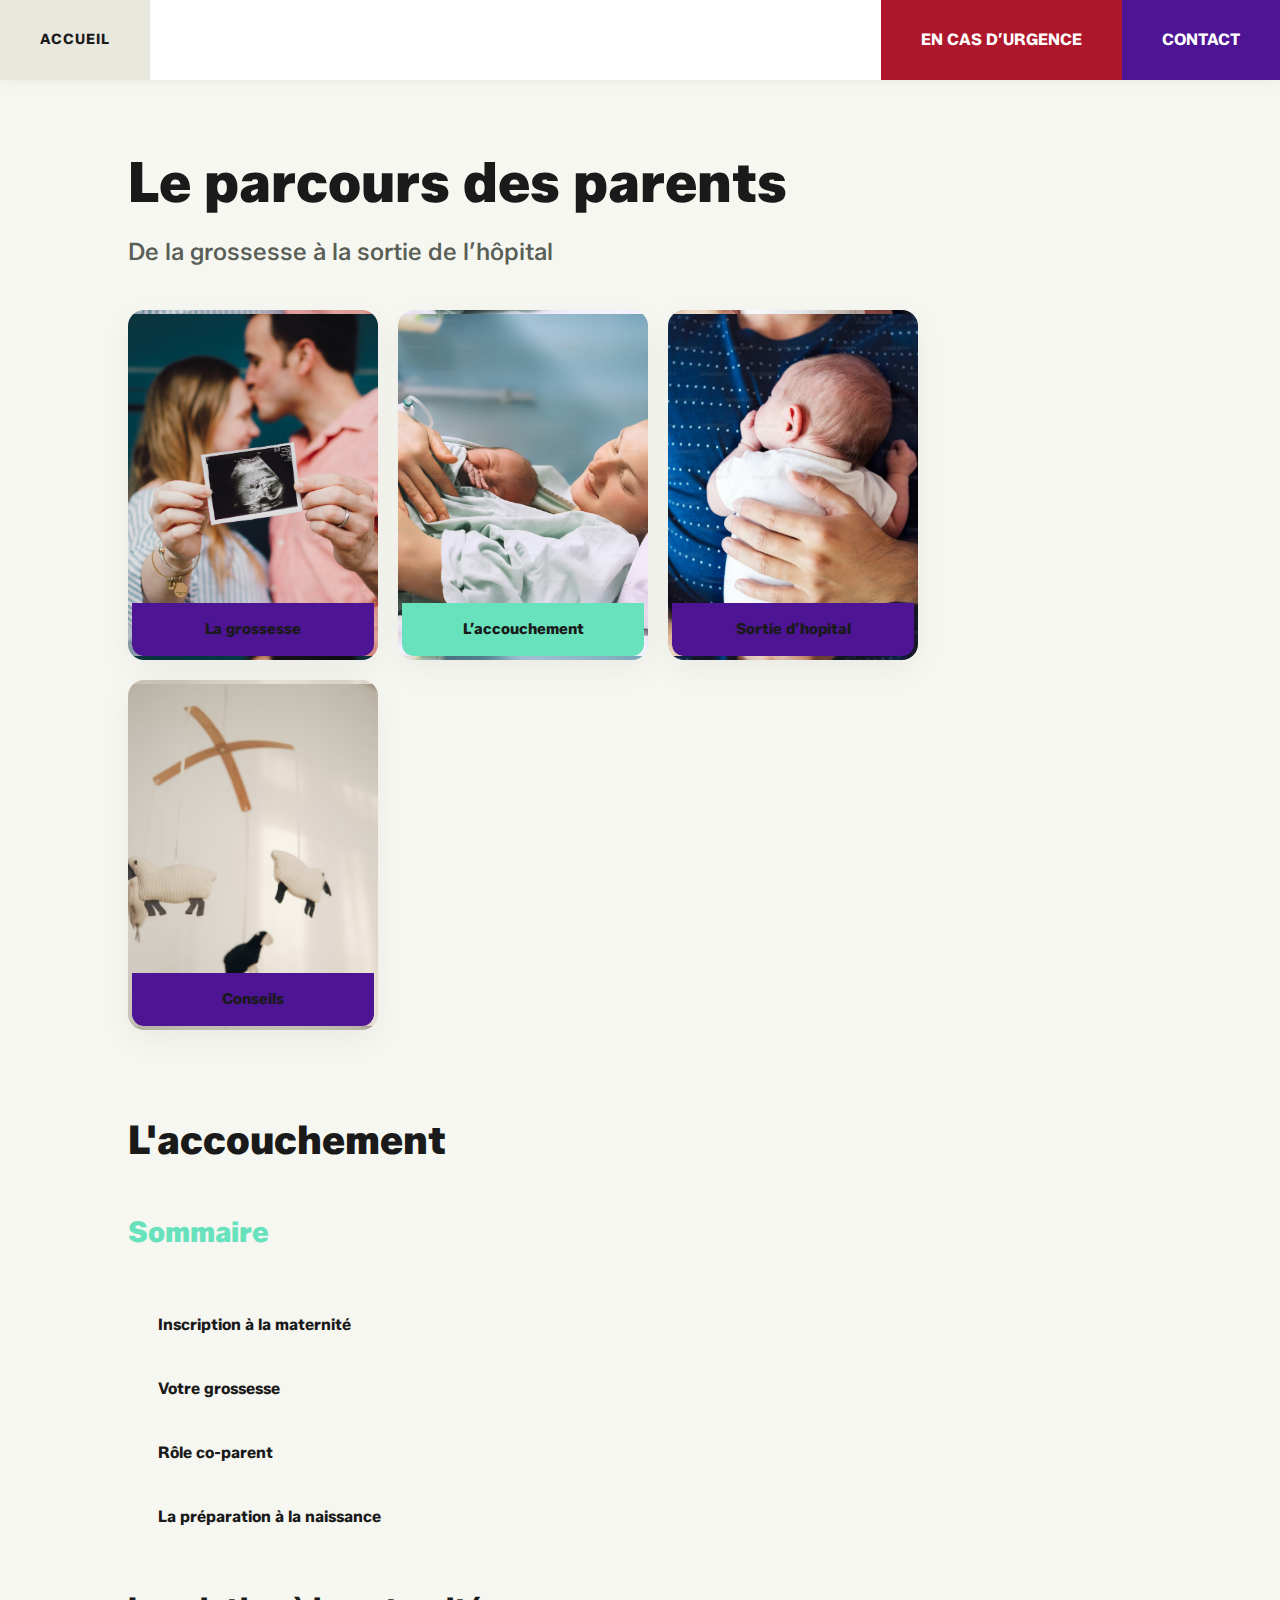
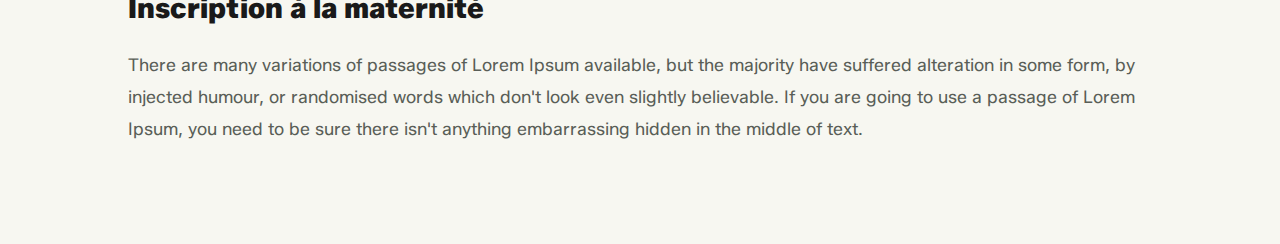
<file: index.html>
<!DOCTYPE html>
<html lang="fr">
<head>
    <meta charset="UTF-8">
    <meta name="viewport" content="width=device-width, initial-scale=1.0">
    <title>Le parcours des parents</title>
    
    <link rel="preconnect" href="https://fonts.googleapis.com">
    <link rel="preconnect" href="https://fonts.gstatic.com" crossorigin>
    <link href="https://fonts.googleapis.com/css2?family=Zalando+Sans:ital,wght@0,200..900;1,200..900&display=swap" rel="stylesheet">
    
    <link rel="stylesheet" href="styles.css">
</head>

<body>

    <header class="gs-wrapper-full o-header">
        <a class="a-header-acc linkReset" href="index.html">ACCUEIL</a>
        <div class="m-header-other">
            <a class="a-header-urg linkReset" href="#">EN CAS D’URGENCE</a>
            <a class="a-header-cont linkReset" href="#">CONTACT</a>
        </div>
    </header>

    <section class="o-parcour gs-wrapper">
        <div class="m-parcour-content">
            <h1 class="a-parcour-title">Le parcours des parents</h1>
            <h2 class="a-parcour-subtitle">De la grossesse à la sortie de l’hôpital</h2>
        </div>

        <div class="m-parcour-card-all">
            <div class="m-parcour-card first">
                <p class="m-parcour-card-txt first">La grossesse</p>
            </div>

            <div class="m-parcour-card second">
                <p class="m-parcour-card-txt second">L’accouchement</p>
            </div>

            <div class="m-parcour-card third">
                <p class="m-parcour-card-txt third">Sortie d’hopital</p>
            </div>

            <div class="m-parcour-card fourth">
                <p class="m-parcour-card-txt fourth">Conseils</p>
            </div>
        </div>
    </section>

    <section class="gs-wrapper o-content-layout">

        <div class="m-main-text">
            <h2 class="a-content-title">L'accouchement</h2>
            
            <aside class="m-sidebar">
                <h3 class="a-sidebar-title">Sommaire</h3>
                <ul class="m-sidebar-list listReset">
                    <a href="#" class="linkReset"><li>Inscription à la maternité</li></a>
                    <a href="#" class="linkReset"><li>Votre grossesse</li></a>
                    <a href="#" class="linkReset"><li>Rôle co-parent</li></a>
                    <a href="#" class="linkReset"><li>La préparation à la naissance</li></a>
                </ul>
            </aside>


            <h3 class="a-inscription-mater-title">Inscription à la maternité</h3>
            <p class="a-inscription-mater-text">
                There are many variations of passages of Lorem Ipsum available, but the
                majority have suffered alteration in some form, by injected humour, or
                randomised words which don't look even slightly believable. If you are going to use a passage of Lorem Ipsum, you need to be sure there isn't anything
                embarrassing hidden in the middle of text.
            </p>
        </div>

    </section>

</body>
</html>
</file>
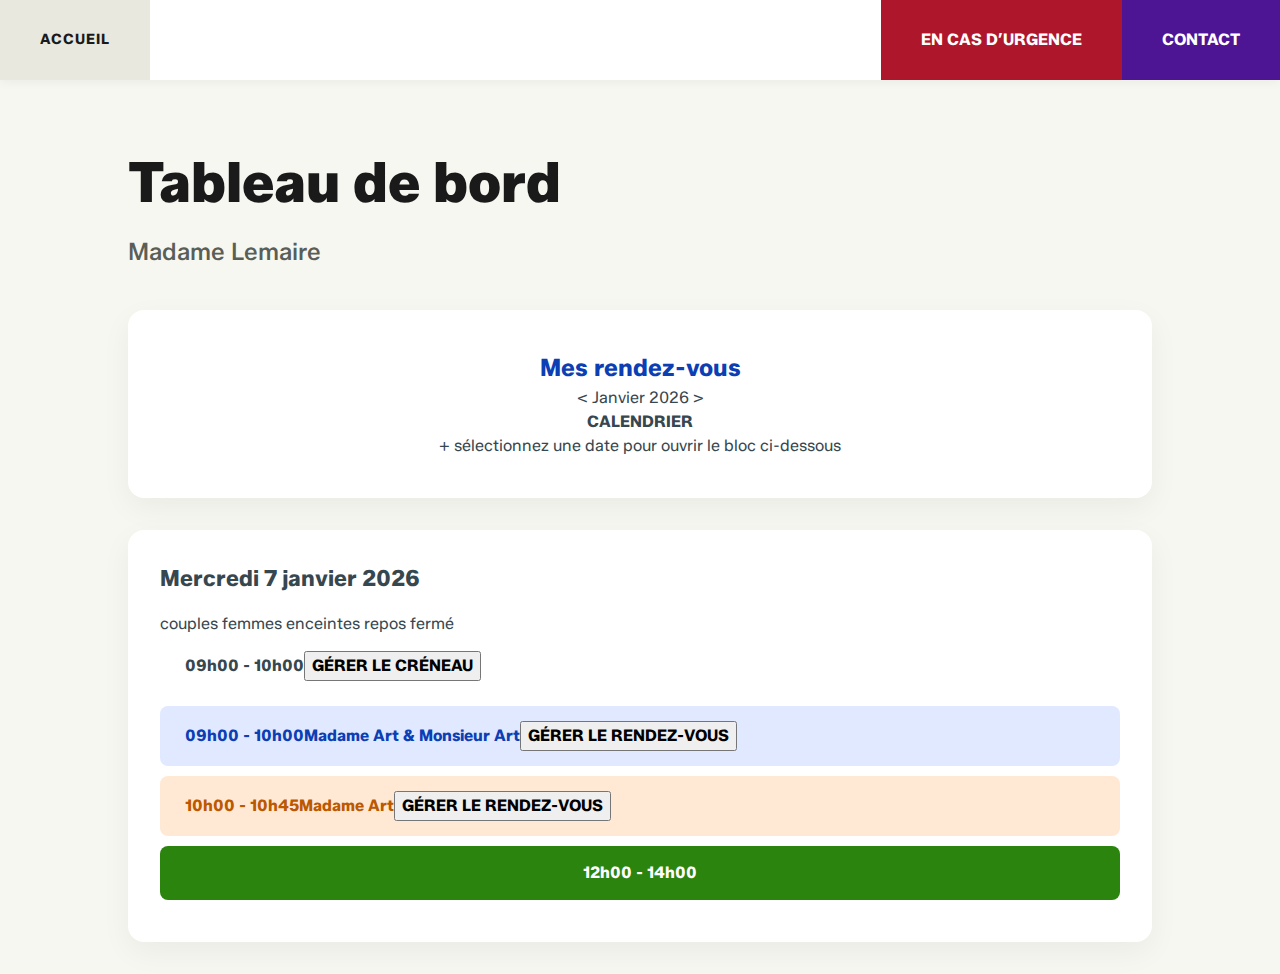
<file: dashboard.html>
<!DOCTYPE html>
<html lang="fr">
<head>
    <meta charset="UTF-8">
    <meta name="viewport" content="width=device-width, initial-scale=1.0">
    <title>Tableau de bord - Madame Lemaire</title>
    
    <link rel="preconnect" href="https://fonts.googleapis.com">
    <link rel="preconnect" href="https://fonts.gstatic.com" crossorigin>
    <link href="https://fonts.googleapis.com/css2?family=Zalando+Sans:ital,wght@0,200..900;1,200..900&display=swap" rel="stylesheet">
    
    <link rel="stylesheet" href="styles.css">
    </head>

<body class="dashboard-body">

    <header class="gs-wrapper-full o-header">
        <a class="a-header-acc linkReset" href="index.html">ACCUEIL</a>
        <div class="m-header-other">
            <a class="a-header-urg linkReset" href="#">EN CAS D’URGENCE</a>
            <a class="a-header-cont linkReset" href="#">CONTACT</a>
        </div>
    </header>

    <main class="gs-wrapper">
        
        <section class="m-parcour-content">
            <h1 class="a-parcour-title">Tableau de bord</h1>
            <h2 class="a-parcour-subtitle">Madame Lemaire</h2>
        </section>

        <section class="m-card-rdv dashboard-calendar-block">
            <h2 class="a-rdv-title" style="color: var(--bleu-rdv)">Mes rendez-vous</h2>
            
            <div class="calendar-nav">
                <span> < Janvier 2026 > </span>
            </div>

            <div class="calendar-placeholder">
                <p><strong>CALENDRIER</strong></p>
                <p>+ sélectionnez une date pour ouvrir le bloc ci-dessous</p>
            </div>
        </section>

        <section class="o-rdv-section visible-section" id="daily-listing">
            <div class="m-card-rdv listing-container" style="text-align: left; padding: 2rem;">
                <h3 class="a-rdv-title" style="font-size: 1.4rem; margin-bottom: 1rem;">Mercredi 7 janvier 2026</h3>
                
                <div class="dashboard-legend">
                    <span class="dot dot-couple"></span> couples
                    <span class="dot dot-enceinte"></span> femmes enceintes
                    <span class="dot dot-repos"></span> repos
                    <span class="dot dot-ferme"></span> fermé
                </div>

                <div class="appointments-list" id="js-appointments-list">
                    <div class="appointment-row row-empty">
                        <span class="time">09h00 - 10h00</span>
                        <span class="patient"></span>
                        <button class="btn-manage">GÉRER LE CRÉNEAU</button>
                    </div>

                    <div class="appointment-row row-couple">
                        <span class="time">09h00 - 10h00</span>
                        <span class="patient">Madame Art & Monsieur Art</span>
                        <button class="btn-manage">GÉRER LE RENDEZ-VOUS</button>
                    </div>

                    <div class="appointment-row row-enceinte">
                        <span class="time">10h00 - 10h45</span>
                        <span class="patient">Madame Art</span>
                        <button class="btn-manage">GÉRER LE RENDEZ-VOUS</button>
                    </div>

                    <div class="appointment-row row-repos">
                        <span class="time" style="color: white;">12h00 - 14h00</span>
                        <span class="patient"></span>
                    </div>
                </div>
            </div>
        </section>

    </main>

    <script src="dashboard.js"></script>
</body>
</html>
</file>
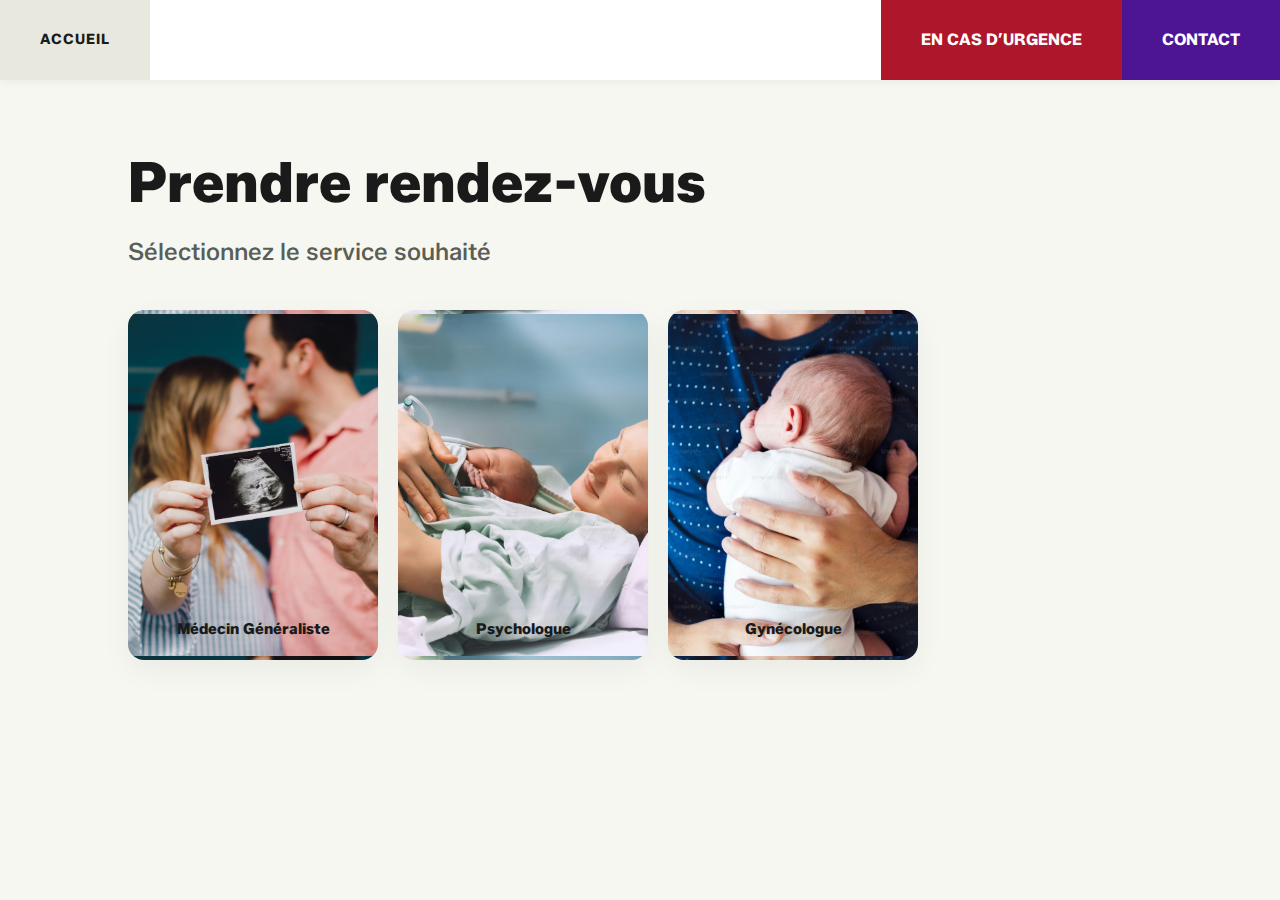
<file: rdv.html>
<!DOCTYPE html>
<html lang="fr">
<head>
    <meta charset="UTF-8">
    <meta name="viewport" content="width=device-width, initial-scale=1.0">
    <title>Prendre Rendez-vous</title>
    
    <link rel="preconnect" href="https://fonts.googleapis.com">
    <link rel="preconnect" href="https://fonts.gstatic.com" crossorigin>
    <link href="https://fonts.googleapis.com/css2?family=Zalando+Sans:ital,wght@0,200..900;1,200..900&display=swap" rel="stylesheet">
    
    <link rel="stylesheet" href="styles.css">
</head>

<body>

    <header class="gs-wrapper-full o-header">
        <a class="a-header-acc linkReset" href="index.html">ACCUEIL</a>
        <div class="m-header-other">
            <a class="a-header-urg linkReset" href="#">EN CAS D’URGENCE</a>
            <a class="a-header-cont linkReset" href="#">CONTACT</a>
        </div>
    </header>

    <main class="gs-wrapper">
        
        <div class="m-parcour-content">
            <h1 class="a-parcour-title">Prendre rendez-vous</h1>
            <h2 class="a-parcour-subtitle">Sélectionnez le service souhaité</h2>
        </div>

        <div class="m-parcour-card-all m-rdv-top-nav">
            <div class="m-parcour-card card-medecin js-nav-card" data-service="medecin">
                <div class="m-parcour-card-txt">Médecin Généraliste</div>
            </div>
            
            <div class="m-parcour-card card-psy js-nav-card" data-service="psy">
                <div class="m-parcour-card-txt">Psychologue</div>
            </div>
            
            <div class="m-parcour-card card-gyneco js-nav-card" data-service="gyneco">
                <div class="m-parcour-card-txt">Gynécologue</div>
            </div>
        </div>

        <section class="o-rdv-section hidden-section" id="step-praticien">
            <div class="m-card-rdv">
                <h2 class="a-rdv-title" id="title-praticien">Choisissez votre praticien</h2>
                <div class="m-btn-group m-dynamic-buttons" id="container-praticien"></div>
            </div>
        </section>

        <section class="o-rdv-section hidden-section" id="step-motif">
            <div class="m-card-rdv">
                <p class="a-rdv-subtitle" id="label-praticien-name-1">PRATICIEN</p>
                <h2 class="a-rdv-title">Motif de consultation</h2>
                <div class="m-btn-group m-dynamic-buttons" id="container-motif"></div>
            </div>
        </section>

        <section class="o-rdv-section hidden-section" id="step-nature">
            <div class="m-card-rdv">
                <p class="a-rdv-subtitle" id="label-praticien-name-2">PRATICIEN</p>
                <h2 class="a-rdv-title">Type de rendez-vous</h2>
                <div class="m-btn-group m-dynamic-buttons" id="container-nature"></div>
            </div>
        </section>
        
        <section class="o-rdv-section hidden-section" id="step-date">
             <div class="m-card-rdv">
                <h2 class="a-rdv-title">Choisissez une date</h2>
                <div class="m-date-container">
                    <input type="date" class="m-date-input" id="date-input">
                </div>
            </div>
        </section>

        <section class="o-rdv-section hidden-section" id="step-slots">
            <div class="m-card-rdv">
                <h2 class="a-rdv-title">Horaire du rendez-vous</h2>
                
                <div class="m-contact-info">
                    <p>Secrétariat médical</p>
                    <p class="m-contact-horaire">Ouvert du lundi au samedi : 8h30-12h30 / 14h-18h</p>
                </div>

                <div class="m-slots-container">
                    <div class="m-slot-column">
                        <h3>Matinée</h3>
                        <div class="m-slots-grid" id="slots-morning">
                            <button class="btn-slot" value="07:00">07H00</button>
                            <button class="btn-slot" value="08:00">08H00</button>
                            <button class="btn-slot" value="09:00">09H00</button>
                            <button class="btn-slot" value="09:30">09H30</button>
                            <button class="btn-slot" value="10:00">10H00</button>
                            <button class="btn-slot" value="10:30">10H30</button>
                            <button class="btn-slot" value="10:45">10H45</button>
                            <button class="btn-slot" value="11:00">11H00</button>
                            <button class="btn-slot" value="11:30">11H30</button>
                            <button class="btn-slot" value="12:00">12H00</button>
                        </div>
                    </div>
                    <div class="m-slot-column">
                        <h3>Après-midi</h3>
                        <div class="m-slots-grid" id="slots-afternoon">
                            <button class="btn-slot" value="13:00">13H00</button>
                            <button class="btn-slot" value="13:30">13H30</button>
                            <button class="btn-slot" value="14:00">14H00</button>
                            <button class="btn-slot" value="14:30">14H30</button>
                            <button class="btn-slot" value="15:00">15H00</button>
                            <button class="btn-slot" value="15:30">15H30</button>
                            <button class="btn-slot" value="16:00">16H00</button>
                            <button class="btn-slot" value="16:30">16H30</button>
                            <button class="btn-slot" value="17:00">17H00</button>
                            <button class="btn-slot" value="17:15">17H15</button>
                            <button class="btn-slot" value="17:30">17H30</button>
                            <button class="btn-slot" value="18:00">18H00</button>
                            <button class="btn-slot" value="18:30">18H30</button>
                        </div>
                    </div>
                </div>
            </div>
        </section>

        <section class="o-rdv-section hidden-section" id="recap-section">
            <div class="m-card-rdv recap-card">
                <p class="a-rdv-subtitle" style="color:var(--bleu-rdv)">CONFIRMATION</p>
                <h2 class="a-rdv-title">Vous avez rendez-vous !</h2>
                <div class="a-recap-text">
                    <p>Rendez-vous confirmé avec <strong id="final-psy">...</strong></p>
                    <p>Motif : <strong id="final-motif">...</strong> (<span id="final-nature">...</span>)</p>
                    <p>Le <strong id="final-date">...</strong> à <strong id="final-time">...</strong>.</p>
                </div>
                <div class="m-btn-group" style="margin-top: 2rem;">
                    <button class="btn-rdv btn-blue end" onclick="window.location.reload()">Annuler ou décaler mon rendez-vous</button>

                    <button class="btn-rdv btn-blue" onclick="window.location.reload()">Quoi préparer pour mon rendez-vous</button>
                </div>
            </div>
        </section>

    </main>

    <script src="script.js"></script>
</body>
</html>
</file>
<file: styles.css>
/* =========================================
   RESET & GLOBAL
   ========================================= */
*,
*::before,
*::after {
    box-sizing: border-box;
}

* {
    margin: 0;
}

html {
    overflow-x: hidden;
    scroll-behavior: smooth;
}

body {
    line-height: 1.5;
    -webkit-font-smoothing: antialiased;
    background-color: #F7F7F1;
    color: #37474F;
    font-family: 'Zalando Sans', Arial, sans-serif;
}

img,
picture,
video,
canvas,
svg {
    display: block;
    max-width: 100%;
}

input,
button,
textarea,
select {
    font: inherit;
}

.gs-wrapper {
    width: 80%;
    max-width: 1440px;
    min-width: 320px;
    margin: auto;
}

.gs-wrapper-full {
    width: 100vw;
    position: relative;
    left: 50%;
    right: 50%;
    margin-left: -50vw;
    margin-right: -50vw;
}

.linkReset {
    text-decoration: none;
    color: inherit;
}

/* =========================================
   VARIABLES & DESIGN SYSTEM
   ========================================= */
:root {
    --blanc: #FFFFFF;
    --noir: #1a1a1a;
    --violet: #4D1494;
    --vert-survol: #68E2BD;
    --rouge-urgence: #AE172B;
    --beige-fond: #F7F7F1;
    --beige-menu: #E8E8DF;
    --gris-fonce: #595E57;
    --bleu-rdv: #0C3EB4;
    --orange-psy: #BC5800;
    --radius: 16px;
    --shadow-soft: 0 10px 30px rgba(0, 0, 0, 0.05);
}

/* =========================================
   HEADER (Exact PDF)
   ========================================= */
.o-header {
    display: flex;
    align-items: center;
    justify-content: space-between;
    background-color: var(--blanc);
    height: 80px;
    box-shadow: 0 2px 10px rgba(0, 0, 0, 0.05);
    position: relative;
    z-index: 10;
}

.a-header-acc {
    background-color: var(--beige-menu);
    color: var(--noir);
    padding: 0 40px;
    height: 100%;
    display: flex;
    align-items: center;
    font-weight: 700;
    text-decoration: none;
    font-size: 0.9rem;
    letter-spacing: 1px;
    text-transform: uppercase;
}

.m-header-other {
    display: flex;
    height: 100%;
}

.a-header-urg {
    background-color: var(--rouge-urgence);
    color: var(--blanc);
    padding: 0 40px;
    display: flex;
    align-items: center;
    text-decoration: none;
    font-weight: 700;
    text-transform: uppercase;
}

.a-header-cont {
    background-color: var(--violet);
    color: var(--blanc);
    padding: 0 40px;
    display: flex;
    align-items: center;
    text-decoration: none;
    font-weight: 700;
    text-transform: uppercase;
}

/* =========================================
   TITRES & HERO (Exact PDF)
   ========================================= */
.m-parcour-content {
    padding: 60px 0 40px 0;
    text-align: left;
}

.a-parcour-title {
    font-size: 3.5rem;
    font-weight: 900;
    color: var(--noir);
    margin-bottom: 10px;
}

.a-parcour-subtitle {
    font-size: 1.5rem;
    color: var(--gris-fonce);
    font-weight: 500;
}

/* =========================================
   CARTES NAVIGATION (Horizontal)
   ========================================= */
.m-parcour-card-all, .m-rdv-top-nav {
    display: flex;
    gap: 20px;
    margin-bottom: 80px;
    flex-wrap: wrap;
}

.m-parcour-card {
    width: 250px;
    height: 350px;
    border-radius: var(--radius);
    background-color: var(--blanc);
    position: relative;
    overflow: hidden;
    box-shadow: var(--shadow-soft);
    background-size: cover;
    background-position: center;
    cursor: pointer;
    transition: transform 0.3s ease;
    border: 4px solid transparent;
}

.m-parcour-card:hover {
    transform: translateY(-5px);
}

.first, .card-medecin { background-image: url('assets/img/01.jpg'); }
.second, .card-psy { background-image: url('assets/img/02.png'); }
.third, .card-gyneco { background-image: url('assets/img/03.png'); }
.fourth { background-image: url('assets/img/04.png'); }

.m-parcour-card-txt {
    position: absolute;
    width: 100%;
    bottom: 20px;
    left: 0;
    bottom: 0;
    padding: 15px;
    border-radius: 8px;
    text-align: center;
    font-weight: 800;
    color: var(--noir);
    font-size: 0.95rem;
    border-radius: 0 0 0 10px;
}

.m-parcour-card-txt.first, .m-parcour-card-txt.third, .m-parcour-card-txt.fourth {
    background: var(--violet);
}

.m-parcour-card-txt.second {
    background: var(--vert-survol);
}

.m-parcour-card.active {
    border-color: var(--vert-survol);
}

/* =========================================
   LAYOUT CONTENU (Sommaire + Texte)
   ========================================= */
.o-content-layout {
    display: flex;
    gap: 60px;
    padding-bottom: 100px;
    align-items: flex-start;
}

.m-sidebar {
    width: 350px;
}

.a-sidebar-title {
    font-size: 1.8rem;
    font-weight: 900;
    color: var(--vert-survol);
    margin-bottom: 30px;
}

.m-sidebar-list {

    border-radius: 12px;
    padding: 10px 0;
    list-style: none;
}

.m-sidebar-list li {
    padding: 20px 30px;
    font-weight: 700;
    color: var(--noir);
    border-bottom: 1px solid rgba(0,0,0,0.05);
}

.m-sidebar-list li:last-child {
    border-bottom: none;
}

.m-main-text {
    flex: 1;
}

.a-content-title {
    font-size: 2.5rem;
    font-weight: 900;
    color: var(--noir);
    margin-bottom: 40px;
}

.a-inscription-mater-title {
    font-size: 1.8rem;
    font-weight: 900;
    color: var(--noir);
    margin-bottom: 20px;
    padding-top: 3vh;
}

.a-inscription-mater-text {
    font-size: 1.1rem;
    line-height: 1.8;
    color: var(--gris-fonce);
}

/* =========================================
   RDV & DASHBOARD 
   ========================================= */
.hidden-section { display: none; }
.visible-section { display: flex; animation: slideUpFade 0.6s forwards; flex-direction: column; }

@keyframes slideUpFade {
    0% { opacity: 0; transform: translateY(30px); }
    100% { opacity: 1; transform: translateY(0); }
}

.m-card-rdv {
    background: var(--blanc);
    border-radius: var(--radius);
    padding: 40px;
    text-align: center;
    box-shadow: var(--shadow-soft);
    margin-bottom: 2rem;
}

.btn-rdv {
    padding: 1rem 2rem;
    border: none;
    border-radius: 12px;
    font-weight: 700;
    cursor: pointer;
    background-color: #f0f4f8;
    color: var(--noir);
    transition: 0.2s;
}

.btn-rdv:hover, .btn-rdv.selected {
    background-color: var(--vert-survol);
}

.m-slots-grid {
    display: grid;
    grid-template-columns: repeat(3, 1fr);
    gap: 1rem;
}

.btn-slot {
    padding: 1rem;
    border: 2px solid #E0E9FF;
    background: var(--blanc);
    border-radius: 12px;
    font-weight: 700;
    cursor: pointer;
}

.btn-slot.selected {
    background: var(--bleu-rdv);
    color: var(--blanc);
}

.appointment-row {
    display: flex;
    align-items: center;
    padding: 15px 25px;
    margin-bottom: 10px;
    border-radius: 8px;
    font-weight: 700;
}

.row-couple { background-color: #E0E9FF; color: #0C3EB4; }
.row-enceinte { background-color: #FFE8D4; color: #BC5800; }
.row-repos { background-color: #2B840E; color: white; justify-content: center; }


.btn-slot.disabled {
    background: #F7F7F1;
    color: #A0A0A0;
    border-color: #D0D0D0;
    cursor: not-allowed;
}
</file>
